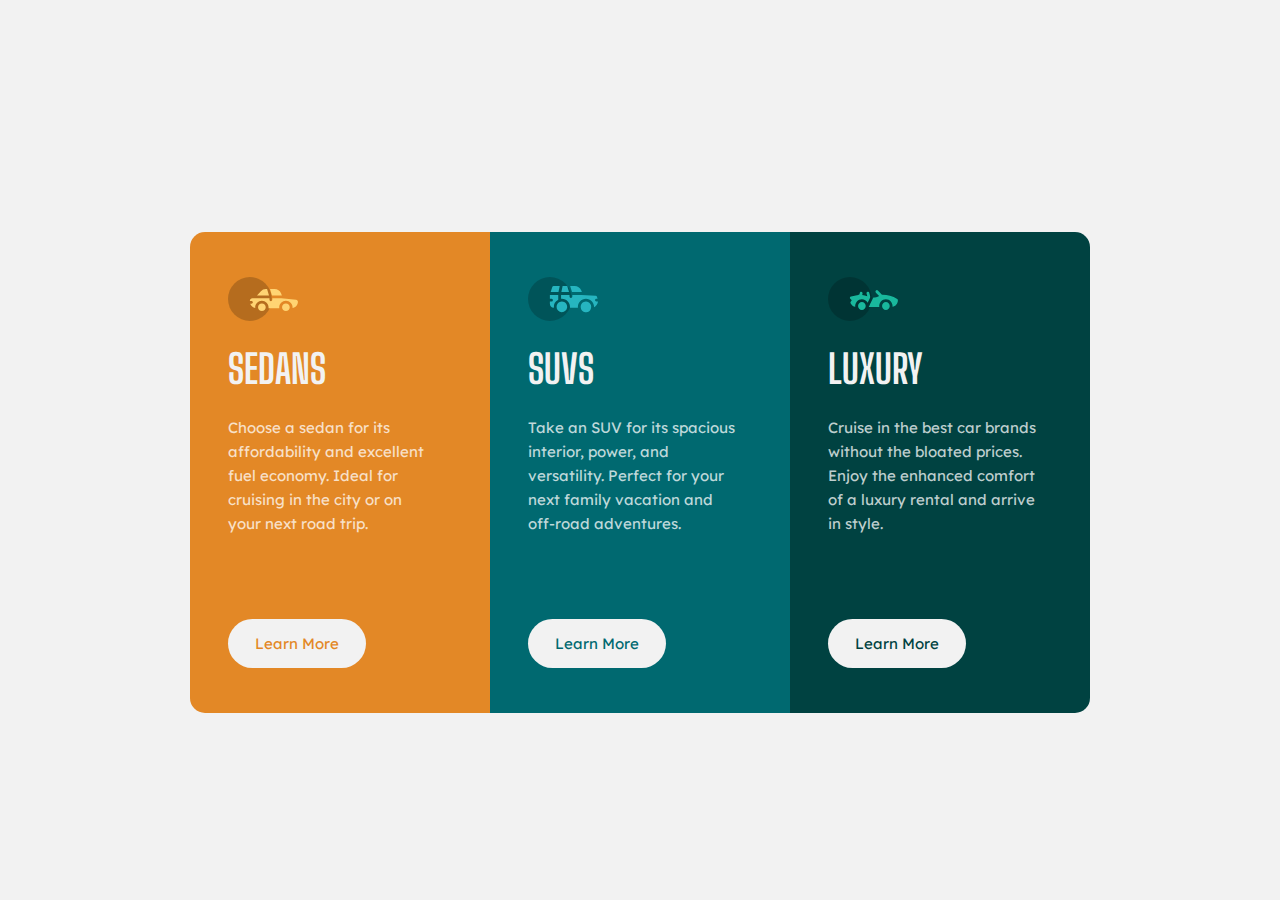
<file: 3-column-preview-card-component-main/index.html>
<!DOCTYPE html>
<html lang="en">

<head>
  <meta charset="UTF-8">
  <meta name="viewport" content="width=device-width, initial-scale=1.0">
  <link rel="icon" type="image/png" sizes="32x32" href="./images/favicon-32x32.png">
  <link rel="stylesheet" href="style.css">

  <title>Frontend Mentor | 3-column preview card component</title>
</head>

<body>
  <div class="container">
    <!-- start of the card -->
    <div class="card">
      <!-- start of card one, referring to the sedan model -->
      <section class="card__section card__section1">
        <img class="icon__car" src="images/icon-sedans.svg" alt="icon of a car sedan">
        <h2 class="title">SEDANS</h2>
        <p class="text">Choose a sedan for its affordability and excellent fuel economy. Ideal for cruising in the city
          or on your next road trip.</p>
        <a class="button button1" href="#">Learn More</a>
      </section>
      <!-- end of card one, referring to the sedan model -->
      <!-- start of card two, referring to the suv model -->
      <section class="card__section card__section2">
        <img class="icon__car" src="images/icon-suvs.svg" alt="icon of a car suv">
        <h2 class="title">SUVS</h2>
        <p class="text">Take an SUV for its spacious interior, power, and versatility. Perfect for your next family vacation
          and off-road adventures.</p>
        <a class="button button2" href="#">Learn More</a>
      </section>
      <!-- end of card tow, referring to the suv model -->
      <!-- start of card three, referring to the luxury model -->
      <section class="card__section card__section3">
        <img class="icon__car" src="images/icon-luxury.svg" alt="icon of a car luxury">
        <h2 class="title">LUXURY</h2>
        <p class="text">Cruise in the best car brands without the bloated prices. Enjoy the enhanced comfort of a luxury
          rental and arrive in style.</p>
        <a class="button button3" href="#">Learn More</a>
      </section>
      <!-- end of card three, referring to the luxury model -->
    </div>
    <!-- end of card -->
  </div>
</body>

</html>
</file>
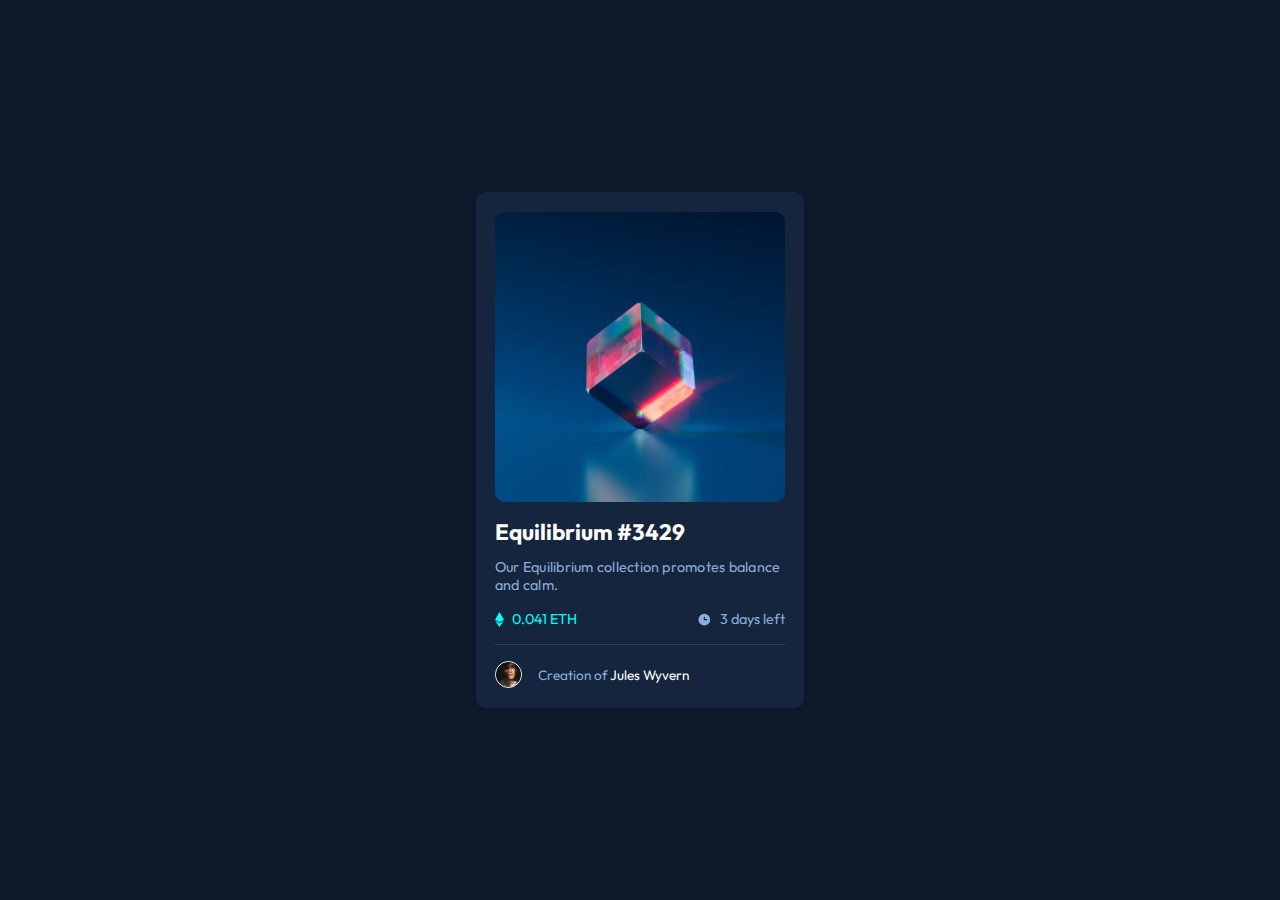
<file: nft-preview-card-component/index.html>
<!DOCTYPE html>
<html lang="en">
<head>
  <meta charset="UTF-8">
  <meta name="viewport" content="width=device-width, initial-scale=1.0">
  <link rel="icon" type="image/png" sizes="32x32" href="./images/favicon-32x32.png">
  <link rel="stylesheet" href="style.css">

  <title>NFT Preview Card Component</title>
</head>
<body>
  <div class="container">
    <div class="card">
      <img class="image__nft" src="images/image-equilibrium.jpg" alt="nft image">
      <h1 class="title">Equilibrium #3429</h1>
      <p class="description">Our Equilibrium collection promotes balance and calm.</p>
      <div class="price__and__time">
        <div class="price">
          <img class="price__image__ethereum" src="images/icon-ethereum.svg" alt="ethereum currency icon">
          <p class="price__value">0.041 ETH</p>
        </div>
        <div class="time">
          <img class="time__image__clock" src="images/icon-clock.svg" alt="icon of a watch">
          <p class="time__text__clock">3 days left</p>
        </div>
      </div>
      <hr class="line">
      <div class="user">
        <img class="user__image" src="images/image-avatar.png" alt="user avatar">
        <p class="user__text">Creation of</p>
        <p class="user__text__bold">Jules Wyvern</p>
      </div>
    </div>
  </div>
</body>
</html>
</file>
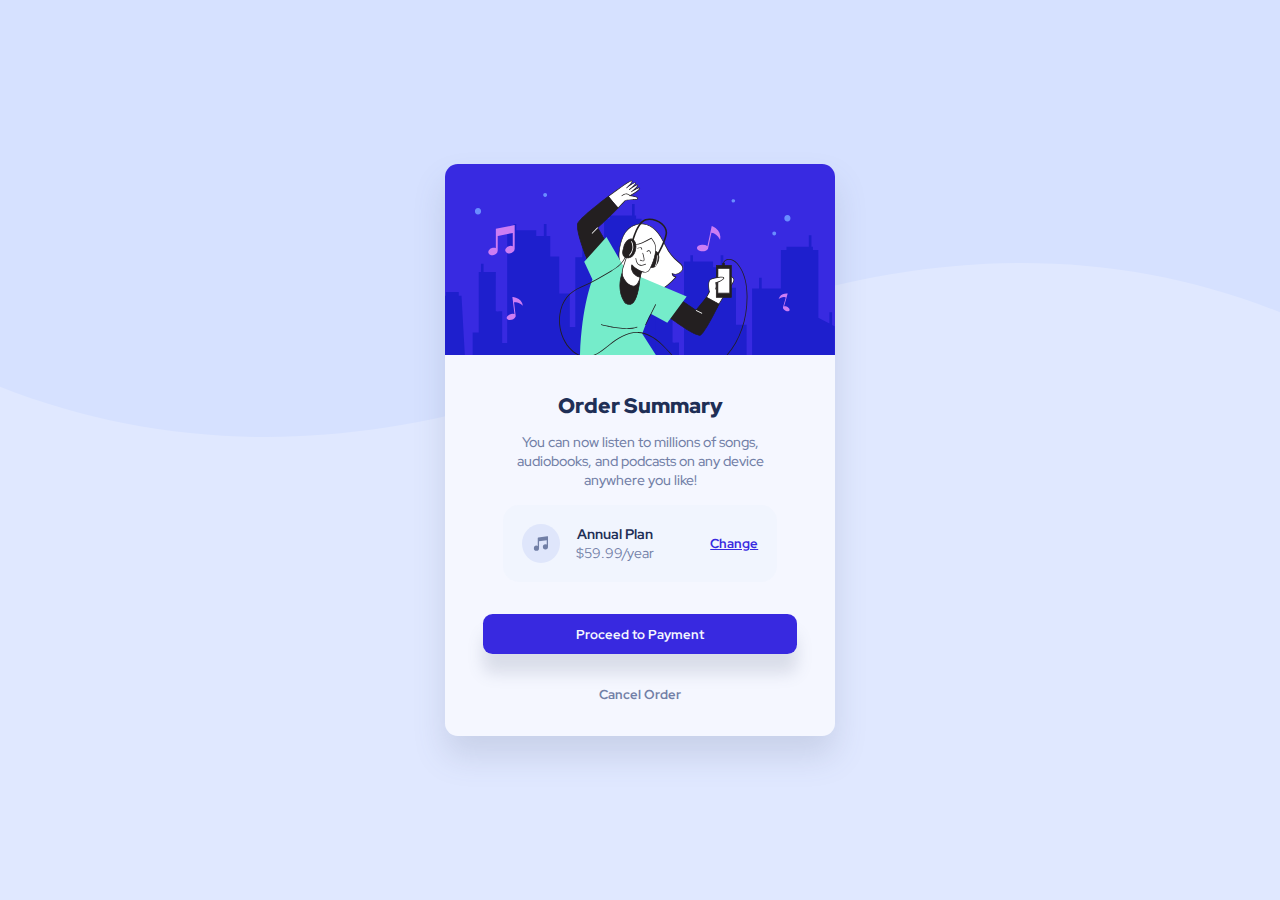
<file: order-summary-component/index.html>
<!DOCTYPE html>
<html lang="en">

<head>
  <meta charset="UTF-8">
  <meta name="viewport" content="width=device-width, initial-scale=1.0">
  <link rel="icon" type="image/png" sizes="32x32" href="./images/favicon-32x32.png">
  <link rel="stylesheet" href="style.css">

  <title>Order Summary Card</title>
</head>

<body>
  <div class="container">
    <div class="card">
      <img class="image__hero" src="images/illustration-hero.svg" alt="">
      <section class="text">
        <h1 class="title">Order Summary</h1>
        <p class="description">You can now listen to millions of songs, audiobooks, and podcasts on any device anywhere
          you like!</p>
        <div class="plan">
          <div class="plan__icon__and__informations">
            <img class="plan__icon" src="images/icon-music.svg" alt="">
            <div class="plan__informations">
              <p class="plan__title">Annual Plan</p>
              <p class="plan__price">$59.99/year</p>
            </div>
          </div>
          <a class="plan__change" href="#">Change</a>
        </div>
        <a class="button__payment" href="#">Proceed to Payment</a>
        <a class="button__cancel" href="#">Cancel Order</a>
      </section>
    </div>
  </div>
</body>

</html>
</file>
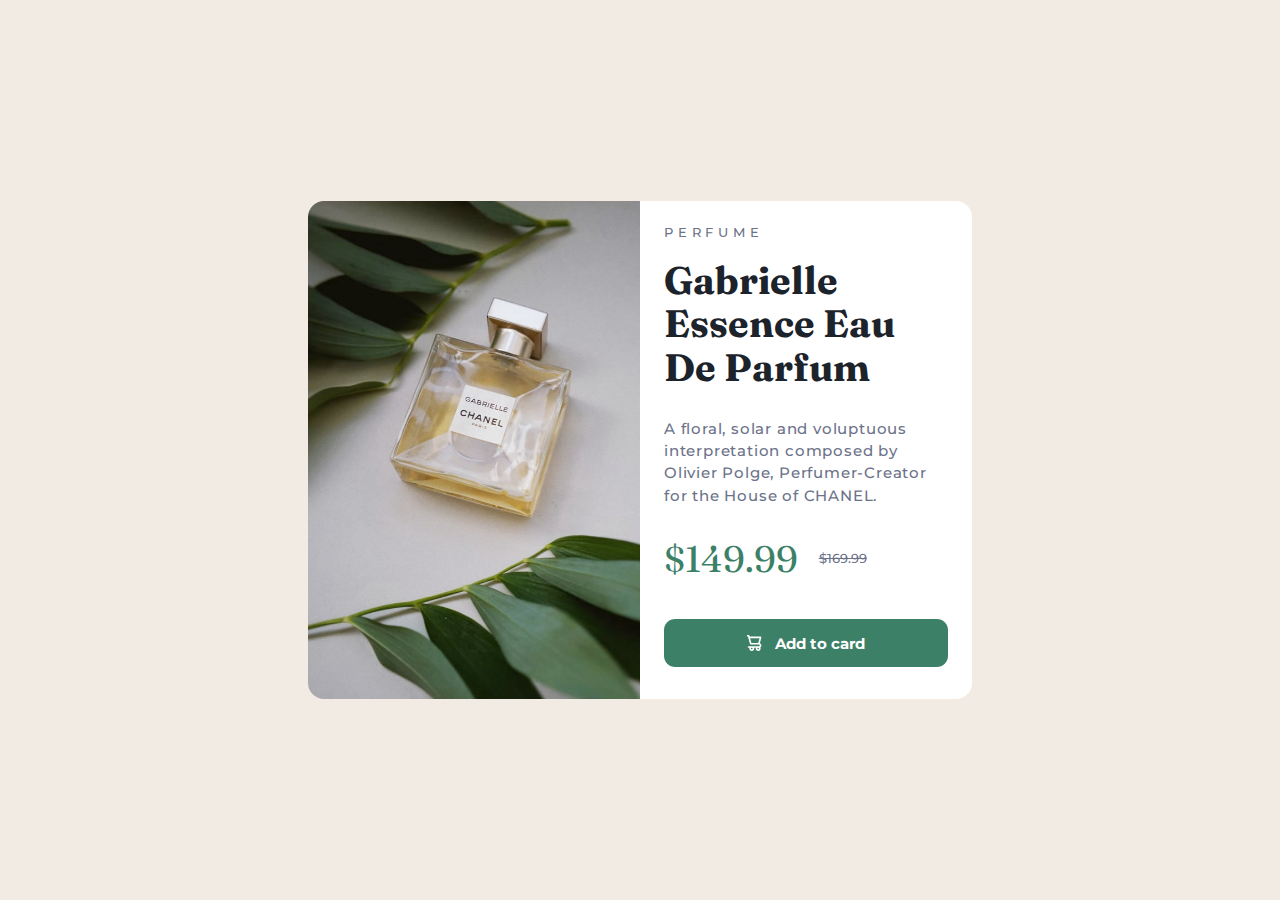
<file: product-preview-card-component/index.html>
<!DOCTYPE html>
<html lang="en">
<head>
  <meta charset="UTF-8">
  <meta http-equiv="X-UA-Compatible" content="IE=edge">
  <meta name="viewport" content="width=device-width, initial-scale=1.0">
  <link rel="icon" type="image/png" sizes="32x32" href="images/favicon-32x32.png">
  <link rel="stylesheet" href="style.css">

  <title>Product Preview Card Component</title>
</head>
<body>
  <div class="container">
    <div class="card">
      <picture class="image">
        <source media="(max-width: 767px)" srcset="images/image-product-mobile.jpg">
        <img class="image__product" src="images/image-product-desktop.jpg" alt="image of a perfume">
      </picture>
      <section class="product">
        <h3 class="product__subtitle">PERFUME</h3>
        <h1 class="product__title">Gabrielle Essence Eau De Parfum</h1>
        <p class="product__description">A floral, solar and voluptuous interpretation composed by Olivier Polge, 
          Perfumer-Creator for the House of CHANEL.</p>
        <div class="product__price">
          <p class="product__price__current">$149.99</p>
          <p class="product__price__old">$169.99</p>
        </div>
        <a class="button__buy" href="#"><img class="icone__carrinho" src="images/icon-cart.svg" alt="grocery cart icon">Add to card</a>
      </section>
    </div>
  </div>
</body>
</html>
</file>
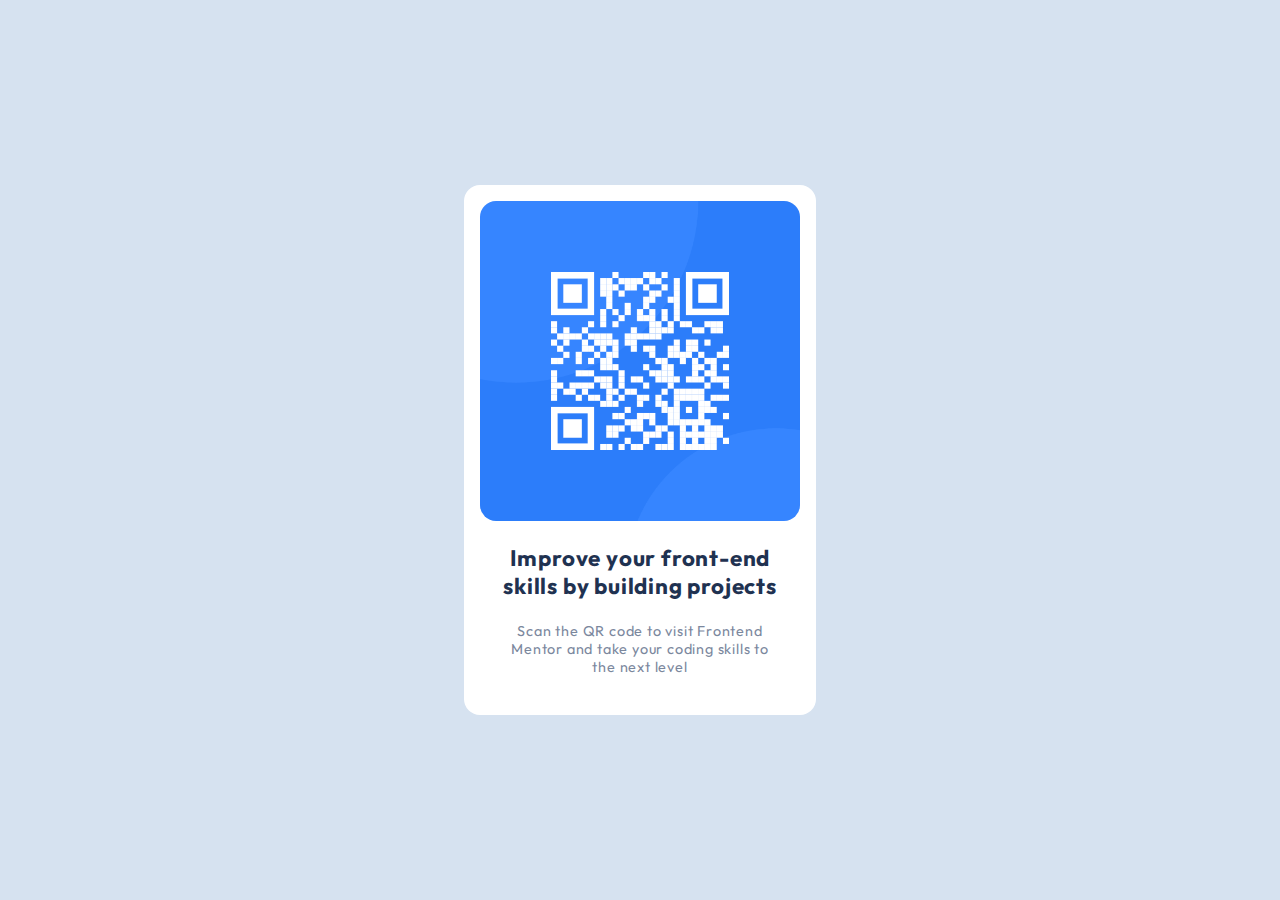
<file: qr-code-component/index.html>
<!DOCTYPE html>
<html lang="en">
<head>
  <meta charset="UTF-8">
  <meta name="viewport" content="width=device-width, initial-scale=1.0">
  <link rel="icon" type="image/png" sizes="32x32" href="./images/favicon-32x32.png">
  <link rel="stylesheet" href="style.css">

  <title>QR Code Component</title>
</head>
<body>
  <div class="container">
    <div class="card">
      <img class="image" src="images/image-qr-code.png" alt="qr code">
      <div class="text">
        <h1 class="title">Improve your front-end skills by building projects</h1>
        <p class="explanation">Scan the QR code to visit Frontend Mentor and take your coding skills to the next level</p>
      </div>
    </div>
  </div>
</body>
</html>
</file>
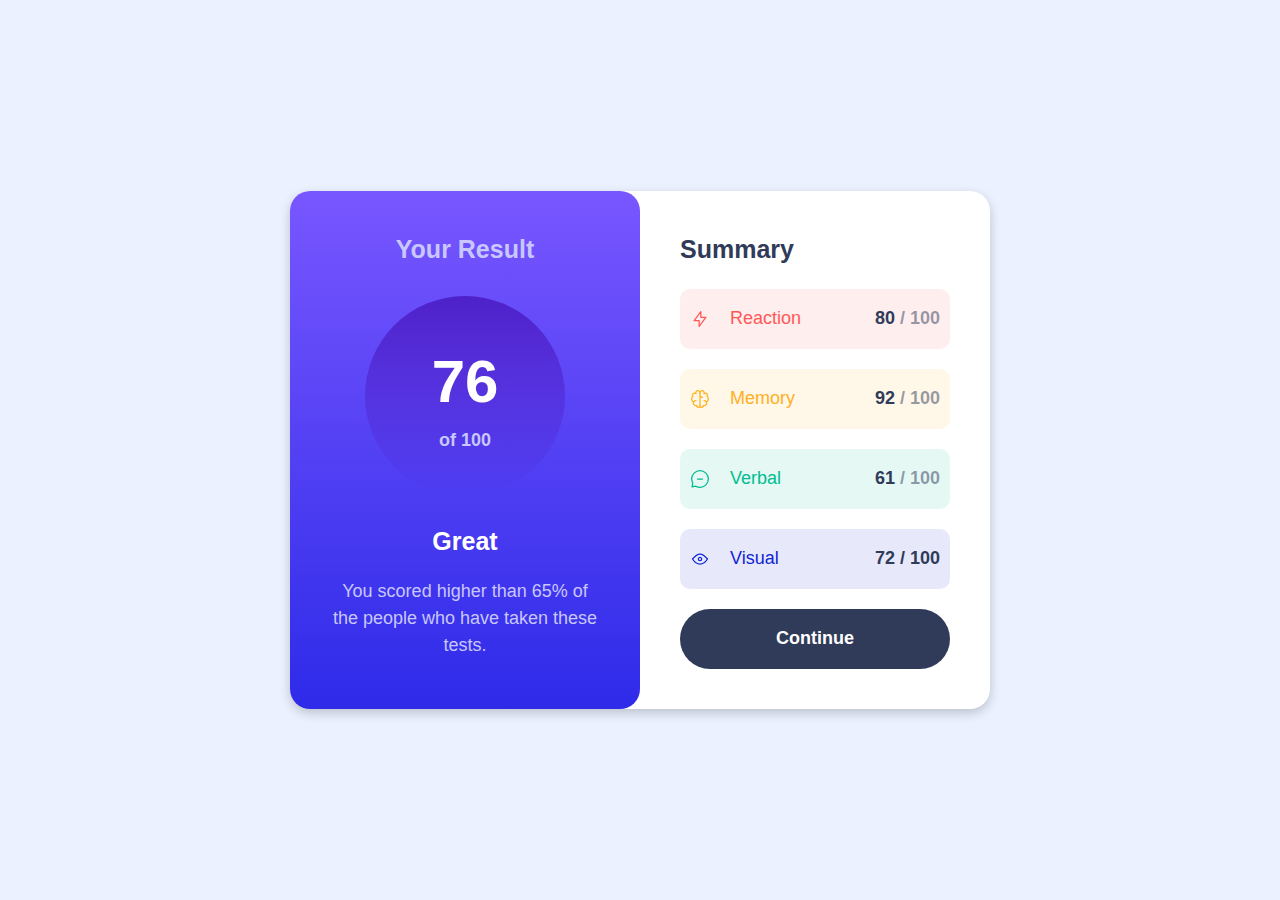
<file: results-summary-component/index.html>
<!DOCTYPE html>
<html lang="en">
<head>
    <meta charset="UTF-8">
    <meta http-equiv="X-UA-Compatible" content="IE=edge">
    <meta name="viewport" content="width=device-width, initial-scale=1.0">
    <link rel="stylesheet" href="style.css">

    <title>Results Summary Component</title>
</head>
<body>
    <div class="container">
        <!--card-->
        <div class="card">
            <!--result-->
            <section class="result">
                <h2 class="result__title">Your Result</h2>
                <div class="score">
                    <h1 class="score__number">76<span class="score__over100"> of 100</span></h1>
                </div>
                <h3 class="result__subtitle">Great</h3>
                <p class="result__text">You scored higher than 65% of the people who have taken these tests.</p>
            </section>
            <!--end of result-->
            <!--summary-->
            <section class="summary">
                <h2 class="summary__title">Summary</h2>
                <div class="summary__card summary__card--red">
                    <div class="topic">
                        <img class="summary__icon" src="assets/images/icon-reaction.svg" alt="reaction image">
                        <h3 class="summary__heading--red">Reaction</h3>
                    </div>
                    <p class="summary__score">80 <span class="summary__over100">/ 100</span></p>
                </div>
                <div class="summary__card summary__card--yellow">
                    <div class="topic">
                        <img class="summary__icon" src="assets/images/icon-memory.svg" alt="memory image">
                        <h3 class="summary__heading--yellow">Memory</h3>
                    </div>
                    <p class="summary__score">92 <span class="summary__over100">/ 100</span></p>
                </div>
                <div class="summary__card summary__card--green">
                    <div class="topic">
                        <img class="summary__icon" src="assets/images/icon-verbal.svg" alt="verbal image">
                        <h3 class="summary__heading--green">Verbal</h3>
                    </div>
                    <p class="summary__score">61 <span class="summary__over100">/ 100</span></p>
                </div>
                <div class="summary__card summary__card--blue">
                    <div class="topic">
                        <img class="summary__icon" src="assets/images/icon-visual.svg" alt="visual image">
                        <h3 class="summary__heading--blue">Visual</h3>
                    </div>
                    <p class="summary__score">72 <span class="summary_over100">/ 100</span></p>
                </div>
                <a class="summary__button" href="#">Continue</a>
            </section>
            <!--end of summary-->
        </div>
        <!--end of card-->
    </div>
</body>
</html>
</file>
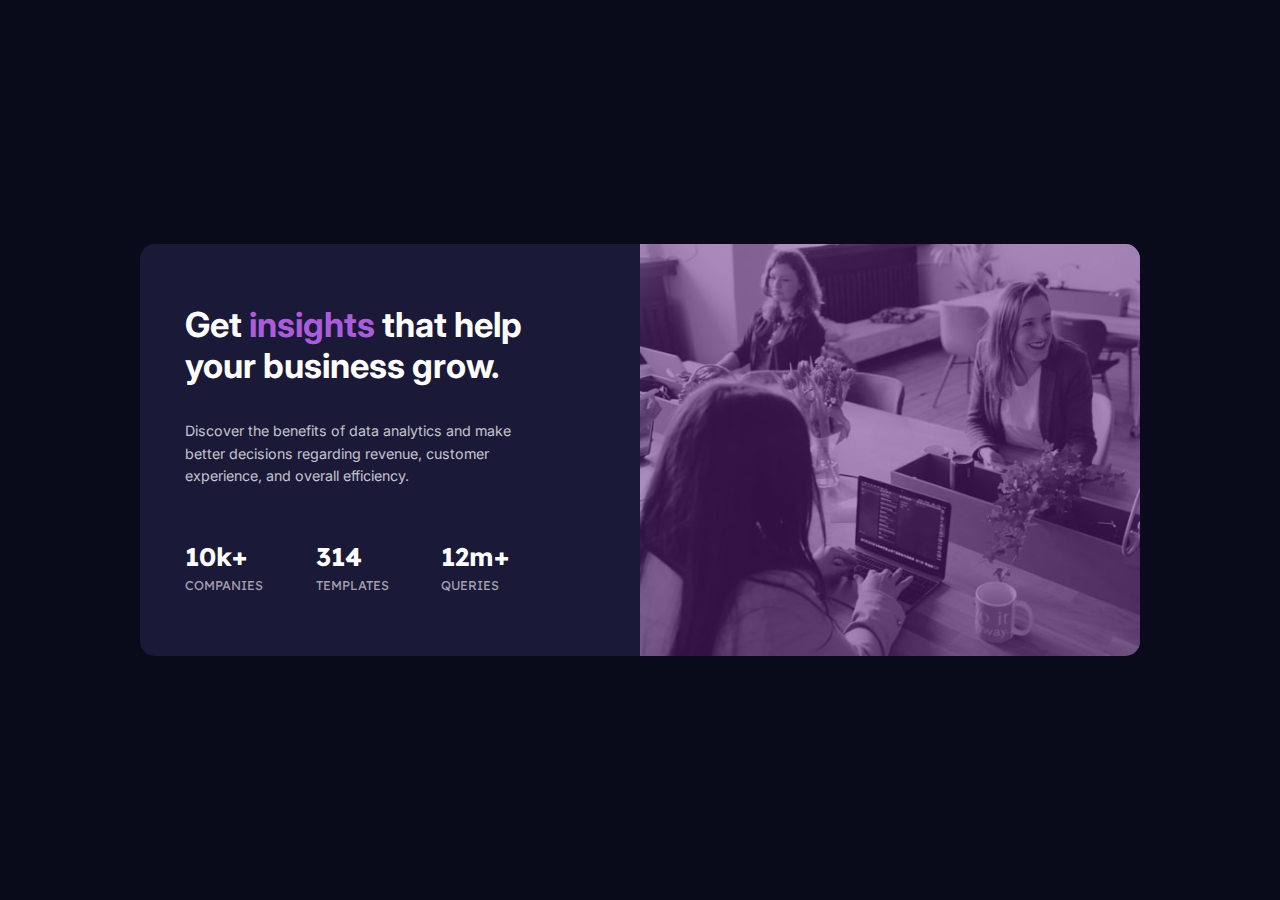
<file: stats-preview-card-component/index.html>
<!DOCTYPE html>
<html lang="en">

<head>
  <meta charset="UTF-8">
  <meta name="viewport" content="width=device-width, initial-scale=1.0">
  <link rel="icon" type="image/png" sizes="32x32" href="./images/favicon-32x32.png">
  <link rel="stylesheet" href="style.css">

  <title>Stats Preview Card Component</title>
</head>

<body>
  <div class="container">
    <div class="card">
      <section class="section1">
        <h1 class="title">Get <b class="insights">insights</b> that help your business grow.</h1>
        <p class="description">Discover the benefits of data analytics and make better decisions regarding revenue,
          customer
          experience, and overall efficiency.</p>
        <div class="informations">
          <div class="information__unique">
            <h2 class="information__unique__number">10k+</h2>
            <p class="information__unique__text">COMPANIES</p>
          </div>
          <div class="information__unique">
            <h2 class="information__unique__number">314</h2>
            <p class="information__unique__text">TEMPLATES</p>
          </div>
          <div class="information__unique">
            <h2 class="information__unique__number">12m+</h2>
            <p class="information__unique__text">QUERIES</p>
          </div>
        </div>
      </section>
      <div class="image__work">
        <div class="image__color__above"></div>
        <picture class="image">
          <source media="(max-width: 1000px)" srcset="images/image-header-mobile.jpg">
          <img class="image__archive" src="images/image-header-desktop.jpg" alt="">
        </picture>
      </div>
    </div>
  </div>
</body>

</html>
</file>
<file: 3-column-preview-card-component-main/style.css>
@import url("https://fonts.googleapis.com/css2?family=Big+Shoulders+Display:wght@700&family=Lexend+Deca&display=swap");

:root {
  /* font */
  --Font: "Big Shoulders Display", cursive;
  --Font2: "Lexend Deca", sans-serif;

  /* widths */
  --Mobile: 375px;
  --Desktop: 1440px;

  /* primary colors */
  --BrightOrange: hsl(31, 77%, 52%);
  --DarkCyan: hsl(184, 100%, 22%);
  --VeryDarkCyan: hsl(179, 100%, 13%);

  /* neutral colors */
  --TransparentWhite/*(paragraphs)*/: hsla(0, 0%, 100%, 0.75);
  --VeryLightGray/*(background, headings, buttons)*/: hsl(0, 0%, 95%);
}

* {
  padding: 0;
  margin: 0;
  font-size: 15px;
  font-family: var(--Font2);
  color: var(--VeryLightGray);
}

.container {
  height: 100vh;
  background-color: var(--VeryLightGray);
  display: flex;
  align-items: center;
  justify-content: center;
}

.card {
  display: flex;
  flex-direction: row;
  margin-top: 3rem;
}

.card__section {
  max-width: 300px;
  display: flex;
  flex-direction: column;
  box-sizing: border-box;
  padding: 3rem 3.5em 3rem 2.5rem;
}

.card__section1 {
  background-color: var(--BrightOrange);
  border-radius: 1rem 0rem 0rem 1rem;
}

.card__section2 {
  background-color: var(--DarkCyan);
}

.card__section3 {
  background-color: var(--VeryDarkCyan);
  border-radius: 0rem 1rem 1rem 0rem;
}

.icon__car {
  max-width: 4.7rem;
  margin-bottom: 1.6rem;
}

.title {
  font-family: var(--Font);
  font-size: 2.65rem;
  margin-bottom: 1.6rem;
}

.text {
  color: var(--TransparentWhite);
  line-height: 1.6rem;
  margin-bottom: 5.5rem;
}

.button {
  height: max-content;
  width: max-content;
  text-decoration: none;
  background-color: var(--VeryLightGray);
  padding: 1rem 1.8rem;
  border-radius: 3rem;
}

.button:hover {
  background-color: hsl(0, 0%, 87%);
}

.button1 {
  color: var(--BrightOrange);
}

.button2 {
  color: var(--DarkCyan);
}

.button3 {
  color: var(--VeryDarkCyan);
}

@media screen and (max-width: 905px) {
  .container {
    height: auto;
    align-items: normal;
  }

  .card {
    flex-direction: column;
    margin-top: 6rem;
    margin-bottom: 6rem;
  }

  .card__section {
    max-width: 320px;
    padding: 3rem 2.5em 3rem 3rem;
  }

  .card__section1 {
    border-radius: 1rem 1rem 0rem 0rem;
  }

  .card__section3 {
    border-radius: 0rem 0rem 1rem 1rem;
  }

  .icon__car {
    max-width: 4.5rem;
  }

  .title {
    margin-bottom: 1.8rem;
  }

  .text {
    margin-bottom: 1.7rem;
  }
}
</file>
<file: nft-preview-card-component/style.css>
@import url('https://fonts.googleapis.com/css2?family=Outfit:wght@300;400;600&display=swap');

:root {
    /* font */
    --Font: 'Outfit', sans-serif;

    /* widths */
    --Mobile: 375px;
    --Desktop: 1440px;

    /* primary colors */
    --SoftBlue: hsl(215, 51%, 70%);
    --Cyan: hsl(178, 100%, 50%);

    /* neutral colors */
    --VeryDarkBlue /* (main BG) */ : hsl(217, 54%, 11%);
    --VeryDarkBlue2 /* (card BG) */ : hsl(216, 50%, 16%);
    --VeryDarkBlue3 /* (line) */ : hsl(215, 32%, 27%);
    --White: hsl(0, 0%, 100%);
}

*{
    padding: 0;
    margin: 0;
}

.container{
    height: 100vh;
    background-color: var(--VeryDarkBlue);
    display: flex;
    justify-content: center;
    align-items: center;
    font-family: var(--Font);
    color: var(--SoftBlue);
}

.card{
    max-width: 290px;
    height: auto;
    background-color: var(--VeryDarkBlue2);
    display: flex;
    flex-direction: column;
    padding: 1.2rem;
    border-radius: 0.6rem;
}

.image__nft{
    max-width: 290px;
    border-radius: 0.6rem;
    margin-bottom: 1rem;
}

.title{
    color: var(--White);
    font-size: 1.4rem;
    margin-bottom: 0.8rem;
}

.description{
    font-size: 0.9rem;
    letter-spacing: 0.015rem;
    margin-bottom: 1rem;
}

.price__and__time{
    display: flex;
    flex-direction: row;
    justify-content: space-between;
}

.price{
    display: flex;
    flex-direction: row;
    align-items: center;
}

.price__image__ethereum{
    height: 15px;
    width: auto;
    margin-right: 0.5rem;
}

.price__value{
    color: var(--Cyan);
    font-size: 0.90rem;
}

.time{
    display: flex;
    flex-direction: row;
    align-items: center;
}

.time__image__clock{
    height: 15px;
    width: auto;
    margin-right: 0.5rem;
}

.time__text__clock{
    font-size: 0.90rem;
}

.line{
    border: none;
    border-top: 1px solid var(--VeryDarkBlue3);
    margin: 1rem 0;
}

.user{
    display: flex;
    flex-direction: row;
    align-items: center;
}

.user__image{
    max-width: 25px;
    border: 1px solid var(--White);
    border-radius: 100%;
    margin-right: 1rem;
}

.user__text{
    font-size: 0.85rem;
    margin-right: 0.2rem;
}

.user__text__bold{
    color: var(--White);
    font-size: 0.85rem;
}
</file>
<file: order-summary-component/style.css>
@import url("https://fonts.googleapis.com/css2?family=Red+Hat+Display:wght@500;700;900&display=swap");

:root {
  /* font */
  --Font: "Red Hat Display", sans-serif;

  /* widths */
  --Mobile: 375px;
  --Desktop: 1440px;

  /* primary colors */
  --PaleBlue: hsl(225, 100%, 94%);
  --PaleBlue2: hsla(223, 84%, 95%, 0.26);
  --BrightBlue: hsl(245, 75%, 52%);

  /* neutral colors */
  --VeryPaleBlue: hsl(225, 100%, 98%);
  --DesaturatedBlue: hsl(224, 23%, 55%);
  --DesaturatedBlue2: hsl(224, 19%, 43%);
  --DesaturatedBlue3: hsla(224, 19%, 43%, 0.171);
  --DarkBlue: hsl(223, 47%, 23%);
}

* {
  padding: 0;
  margin: 0;
  font-size: 16px;
}

.container {
  height: 100vh;
  background-color: var(--PaleBlue);
  background-image: url(images/pattern-background-desktop.svg);
  background-position: top;
  background-repeat: no-repeat;
  display: flex;
  align-items: center;
  justify-content: center;
  font-family: var(--Font);
}

.card {
  max-width: 390px;
  background-color: var(--VeryPaleBlue);
  color: var(--DesaturatedBlue);
  border-radius: 0.8rem;
  display: flex;
  flex-direction: column;
  text-align: center;
  box-shadow: 0rem 1.2rem 2rem var(--DesaturatedBlue3);
}

.image__hero {
  max-width: 390px;
  border-radius: 0.8rem 0.8rem 0rem 0rem;
}

.text {
  padding: 2rem 2.4rem 2rem 2.4rem;
}

.title {
  color: var(--DarkBlue);
  font-size: 1.3rem;
  font-weight: 900;
  margin: 0.35rem 0rem 0.8rem 0rem;
}

.description {
  font-size: 0.9rem;
  font-weight: 500;
  margin: 0rem 1.3rem 1rem 1.3rem;
}

.plan {
  display: flex;
  flex-direction: row;
  align-items: center;
  justify-content: space-between;
  padding: 1.2rem;
  margin: 0rem 1.2rem 2.0rem 1.2rem;
  background-color: var(--PaleBlue2);
  border-radius: 1rem;
}

.plan__icon__and__informations {
  display: flex;
  flex-direction: row;
}

.plan__icon {
  width: 2.4rem;
}

.plan__informations {
  margin-left: 1rem;
  display: flex;
  flex-direction: column;
}

.plan__title {
  color: var(--DarkBlue);
  font-size: 0.9rem;
  font-weight: 700;
}

.plan__price {
  font-size: 0.9rem;
}

.plan__change {
  color: var(--BrightBlue);
  font-size: 0.8rem;
  font-weight: 700;
}

.plan__change:hover {
  color: var(--DarkBlue);
}

.button__payment {
  font-size: 0.8rem;
  font-weight: 700;
  margin: 0rem 0rem 1.8rem 0rem;
  display: flex;
  align-items: center;
  justify-content: center;
  height: 2.53rem;
  text-decoration: none;
  color: var(--VeryPaleBlue);
  background-color: var(--BrightBlue);
  border-radius: 0.6rem;
  cursor: pointer;
  box-shadow: 0rem 1.2rem 1rem var(--DesaturatedBlue3);
}

.button__payment:hover {
  background-color: var(--DarkBlue);
}

.button__cancel {
  color: var(--DesaturatedBlue);
  text-decoration: none;
  font-size: 0.8rem;
  font-weight: 700;
}

.button__cancel:hover {
  color: var(--DesaturatedBlue2);
}

@media screen and (max-width: 480px) {
  .card {
    width: 340px;
  }

  .description{
    margin: 0rem 0.5rem 1rem 0.5rem;
  }
}
</file>
<file: product-preview-card-component/style.css>
@import url('https://fonts.googleapis.com/css2?family=Fraunces:wght@700&family=Montserrat:wght@500;700&display=swap');

:root {
    /* font */
    --Font: 'Montserrat', sans-serif;
    --Font2: 'Fraunces', sans-serif;

    /* widths */
    --Mobile: 375px;
    --Desktop: 1440px;

    /* primary colors */
    --DarkCyan: hsl(158, 36%, 37%);
    --DarkCyan2: hsl(158, 35%, 26%);
    --Cream: hsl(30, 38%, 92%);

    /* neutral colors */
    --VeryDarkBlue: hsl(212, 21%, 14%);
    --DarkGrayishBlue: hsl(228, 12%, 48%);
    --White: hsl(0, 0%, 100%);
}

*{
    padding: 0;
    margin: 0;
}

.container{
    height: 100vh;
    background-color: var(--Cream);
    display: flex;
    align-items: center;
    justify-content: center;
}

.card{
    background-color: var(--White);
    max-width: 332px;
    display: flex;
    flex-direction: column;
    border-radius: 1rem;
}

.image__product, .product{
    display: flex;
    flex-direction: column;
}

.image__product{
    max-width: 332px;
    border-radius: 1rem 1rem 0rem 0rem;
}

.product{
    padding: 1.5rem;
}

.product__subtitle{
    font-family: var(--Font);
    color: var(--DarkGrayishBlue);
    font-weight: 500;
    font-size: 0.7rem;
    margin-bottom: 0.8rem;
    letter-spacing: 0.3rem;
}

.product__title{
    font-family: var(--Font2);
    color: var(--VeryDarkBlue);
    font-size: 1.9rem;
    line-height: 2.1rem;
    margin-bottom: 1rem;
}

.product__description{
    font-family: var(--Font);
    color: var(--DarkGrayishBlue);
    font-weight: 500;
    font-size: 0.8rem;
    line-height: 1.3rem;
    margin-bottom: 1rem;
    letter-spacing: 0.02rem;
}

.product__price{
    display: flex;
    flex-direction: row;
    align-items: center;
    margin-bottom: 1rem;
}

.product__price__current{
    font-family: var(--Font2);
    color: var(--DarkCyan);
    font-size: 1.9rem;
}

.product__price__old{
    font-family: var(--Font);
    color: var(--DarkGrayishBlue);
    font-weight: 500;
    text-decoration: line-through;
    font-size: 0.8rem;
    padding-left: 1rem;
}

.button__buy{
    font-family: var(--Font);
    color: var(--White);
    font-weight: 700;
    font-size: 0.85rem;
    background-color: var(--DarkCyan);
    display: flex;
    align-items: center;
    justify-content: center;
    text-decoration: none;
    border-radius: 0.7rem;
    height: 3rem;
    cursor: pointer; 
    border: none;
}

.button__buy:hover{
    background-color: var(--DarkCyan2);
}

.icone__carrinho{
    margin-right: 0.5rem;
}

@media screen and (min-width: 768px) {
    .card{
        display: flex;
        flex-direction: row;
        max-width: 664px;
    }

    .image__product{
        border-radius: 1rem 0rem 0rem 1rem;
    }

    .product__subtitle{
        font-size: 0.8rem;
        margin-bottom: 1.2rem;
    }
    
    .product__title{
        font-size: 2.4rem;
        line-height: 2.7rem;
        margin-bottom: 1.8rem;
    }
    
    .product__description{
        font-size: 0.91rem;
        line-height: 1.4rem;
        letter-spacing: 0.05rem;
        margin-bottom: 1.8rem;
    }

    .product__price{
        margin-bottom: 2.4rem;
    }
    
    .product__price__current{
        font-size: 2.3rem;
    }
    
    .product__price__old{
        font-size: 0.8rem;
        padding-left: 1.3rem;
    }

    .button__buy{
        font-size: 0.95rem;
    }

    .icone__carrinho{
        margin-right: 0.8rem;
    }
}
</file>
<file: qr-code-component/style.css>
@import url('https://fonts.googleapis.com/css2?family=Outfit:wght@400;700&display=swap');

:root {
    /* font */
    --Font: 'Outfit', sans-serif;

    /* widths */
    --Mobile: 375px;
    --Desktop: 1440px;

    /* colors */
    --White: hsl(0, 0%, 100%);
    --LightGray: hsl(212, 45%, 89%);
    --GrayishBlue: hsl(220, 15%, 55%);
    --DarkBlue: hsl(218, 44%, 22%);
}

*{
    padding: 0;
    margin: 0;
}

.container{
    height: 100vh;
    background-color: var(--LightGray);
    display: flex;
    align-items: center;
    justify-content: center;
    font-family: var(--Font);
}

.card{
    max-width: 320px;
    background-color: var(--White);
    display: flex;
    flex-direction: column;
    align-items: center;
    text-align: center;
    border-radius: 1rem;
    padding: 1rem;
}

.image{
    max-width: 320px;
    border-radius: 1rem;
    margin-bottom: 1.4rem;
}

.text{
    padding: 0rem 1.2rem 0rem 1.2rem;
}

.title{
    color: var(--DarkBlue);
    font-size: 1.4rem;
    margin-bottom: 1.4rem;
    letter-spacing: 0.05rem;
}

.explanation{
    color: var(--GrayishBlue);
    font-size: 0.9rem;
    margin-bottom: 1.4rem;
    letter-spacing: 0.05rem;
}
</file>
<file: results-summary-component/style.css>
:root {
    /* font */
    --Font: 'Hanken Grotesk', sans-serif;

    /* widths */
    --Mobile: 375px;
    --Desktop: 1440px;

    /* primary colors */
    --LightRed: hsl(0, 100%, 67%);
    --OrangeyYellow: hsl(39, 100%, 56%);
    --GreenTeal: hsl(166, 100%, 37%);
    --CobaltBlue: hsl(234, 85%, 45%);

    /* neutral colors */
    --White: hsl(0, 0%, 100%);
    --PaleBlue: hsl(221, 100%, 96%);
    --LightLavender: hsl(241, 100%, 89%);
    --DarkGrayBlue: hsl(224, 30%, 27%);

    /* gradients */
    --LightSlateBlue: hsl(252, 100%, 67%); /* background Result */
    --LightRoyalBlue: hsl(241, 81%, 54%); 
    --VioletBlue: hsla(256, 72%, 46%, 1);
    --PersianBlue: hsla(241, 72%, 46%, 0);
}

html{
    box-sizing: border-box;
    font-size: 62.5%;
}

*{
    padding: 0;
    margin: 0;
}

*, *:before, *:after {
    box-sizing: inherit;
}

body{
    font-family: var(--Font);
    font-size: 1.8rem;
}

.container{
    min-height: 100vh;
    height: 100vh;
    background-color: var(--PaleBlue);
    display: flex;
    align-items: center;
    justify-content: center;
}

.card{
    background-color: var(--White);
    max-width: 700px;
    height: auto;
    display: flex;
    flex-direction: column;
}

.result, .summary{
    display: flex;
    justify-content: space-between;
    flex-direction: column;
    padding: 4rem;
}

.result{
    align-items: center;
    border-radius: 0 0 4rem 4rem;
    background: linear-gradient(to bottom, var(--LightSlateBlue), var(--LightRoyalBlue));
}

.result__title{
    color: var(--LightLavender);
    font-size: 1.8rem;
}

.result__subtitle, .result__text{
    text-align: center;
}

.result__subtitle{
    color: var(--White);
    font-size: 2rem;
}

.result__text{
    color: var(--LightLavender);
    margin-bottom: 2rem;
}

.score{
    width: 20rem;
    height: 20rem;
    border-radius: 50%;
    background: linear-gradient(to bottom, var(--VioletBlue), var(--PersianBlue));
    display: flex;
    justify-content: center;
    align-items: center;
}

.score__number{
    text-align: center;
    font-size: 6rem;
    color: var(--White);
}

.score__over100{
    font-size: 1.8rem;
    display: block;
    color: var(--LightLavender);
}

.summary__title{
    font-size: 1.8rem;
    color: var(--DarkGrayBlue);
}

.summary__card{
    padding: 1rem;
    height: 6rem;
    display: flex;
    justify-content: space-between;
    align-items: center;
    border-radius: 1rem;
}

.summary__card--red{
    background-color: hsla(0, 100%, 67%, .1);
}
.summary__card--yellow{
    background-color: hsla(39, 100%, 56%, .1);
}
.summary__card--green{
    background-color: hsla(166, 100%, 37%, .1);
}
.summary__card--blue{
    background-color: hsla(234, 85%, 45%, .1);
}

.summary__heading--red, 
.summary__heading--yellow,
.summary__heading--green,
.summary__heading--blue{
    font-size: 1.8rem;
    font-weight: 500;
}

.summary__heading--red{
    color: var(--LightRed);
}

.summary__heading--yellow{
    color: var(--OrangeyYellow);
}

.summary__heading--green{
    color: var(--GreenTeal);
}

.summary__heading--blue{
    color: var(--CobaltBlue);
}

.summary__score{
    font-weight: 700;
    color: var(--DarkGrayBlue);
}

.summary__over100{
    color: hsla(224, 30%, 27%,.5);
}

.topic{
    display: flex;
    align-items: center;
    gap: 2rem;
}

.summary__button {
    color: var(--White);
    background-color: var(--DarkGrayBlue);
    text-align: center;
    display: flex;
    align-items: center;
    justify-content: center;
    text-decoration: none;
    height: 6rem;
    border-radius: 4rem;
    font-weight: 700;
    cursor: pointer;
    border: none;
}

.summary__button:hover{
    background: linear-gradient(to bottom, var(--LightSlateBlue), var(--LightRoyalBlue));
}

@media screen and (min-width: 768px) {
    .card{
        width: auto;
        border-radius: 2rem;
        box-shadow: 0px 4px 11px rgba(0, 0, 0, 0.2);
        flex-direction: row;
        justify-content: space-between; 
        line-height: 1.5;
    }

    .result{
        padding-bottom: 5rem;
        justify-content: space-between;
        border-radius: 2rem;
    }

    .result, .summary{
        flex-basis: 50%;
    }

    .summary{
        row-gap: 2rem;
    }

    .result__title{
        font-size: 2.5rem;
    }

    .result__subtitle{
        margin-top: -2rem;
        font-size: 2.5rem;
    }

    .result__text{
        margin-top: -3rem;
        font-size: 1.8rem;
        margin-bottom: 0;
    }

    .summary__title{
        font-size: 2.5rem;
    }
    
    .score{
        margin-top: -2rem;
    }
}
</file>
<file: stats-preview-card-component/style.css>
@import url("https://fonts.googleapis.com/css2?family=Inter:wght@400;700&family=Lexend+Deca&display=swap");

:root {
  /* font */
  --Font: "Inter", sans-serif;
  --Font2: "Lexend Deca", sans-serif;

  /* widths */
  --Mobile: 375px;
  --Desktop: 1440px;

  /* primary colors */
  --VeryDarkBlue/* (main background) */: hsl(233, 47%, 7%);
  --DarkDesaturatedBlue/* (card background) */: hsl(244, 38%, 16%);
  --SoftViolet/* (accent) */: hsl(277, 64%, 61%);
  --SoftViolet2/* (image shadow) */: hsla(277, 60%, 33%, 0.507);

  /* neutral colors */
  --White/* (main heading, stats) */: hsl(0, 0%, 100%);
  --SlightlyTransparentWhite/* (main paragraph) */: hsla(0, 0%, 100%, 0.75);
  --SlightlyTransparentWhite2/* (stat headings) */: hsla(0, 0%, 100%, 0.6);
}

* {
  padding: 0;
  margin: 0;
  font-size: 15px;
  color: var(--White);
}

.container {
  height: 100vh;
  background-color: var(--VeryDarkBlue);
  display: flex;
  align-items: center;
  justify-content: center;
}

.card {
  max-width: 1000px;
  display: flex;
  flex-direction: row;
  background-color: var(--DarkDesaturatedBlue);
  position: relative;
  border-radius: 1rem;
}

.section1 {
  max-width: 500px;
  max-height: 400px;
  display: flex;
  flex-direction: column;
  padding: 4rem 5rem 3rem 3rem;
}

.title {
  font-family: var(--Font);
  font-weight: 700;
  font-size: 2.3rem;
  margin-bottom: 2.3rem;
}

.insights {
  font-family: var(--Font);
  font-weight: 700;
  font-size: 2.3rem;
  color: var(--SoftViolet);
}

.description {
  font-family: var(--Font);
  font-weight: 400;
  font-size: 0.95rem;
  color: var(--SlightlyTransparentWhite);
  line-height: 1.5rem;
  margin-bottom: 3.5rem;
  padding-right: 1rem;
}

.informations {
  display: flex;
  flex-direction: row;
}

.information__unique {
  margin-right: 3.5rem;
}

.information__unique__number {
  font-size: 1.7rem;
  font-family: var(--Font2);
  color: var(--White);
  margin-bottom: 0.3rem;
}

.information__unique__text {
  font-size: 0.85rem;
  font-family: var(--Font2);
  color: var(--SlightlyTransparentWhite2);
}

.image__work {
  display: flex;
}

.image {
  display: flex;
}

.image__color__above {
  position: absolute;
  width: 500px;
  height: 100%;
  z-index: 1;
  background-color: var(--SoftViolet2);
  border-radius: 0rem 1rem 1rem 0rem;
}

.image__archive {
  max-width: 500px;
  height: auto;
  z-index: 0;
  border-radius: 0rem 1rem 1rem 0rem;
}

@media screen and (max-width: 1000px) {

  .card {
    max-width: 300px;
    flex-direction: column-reverse;
  }

  .section1 {
    max-width: 500px;
    max-height: 320px;
    display: flex;
    flex-direction: column;
    align-items: center;
    text-align: center;
    padding: 2rem 1rem 2rem 1rem;
  }

  .title {
    font-size: 1.45rem;
    margin-bottom: 1rem;
    letter-spacing: 0.05rem;
    padding: 0rem 1.2rem 0rem 1.2rem;
  }

  .insights {
    font-size: 1.45rem;
    color: var(--SoftViolet);
  }

  .description {
    font-size: 0.8rem;
    line-height: 1.2rem;
    margin-bottom: 1.2rem;
    padding: 0rem 1.5rem 0rem 1.5rem;
  }

  .informations {
    display: flex;
    flex-direction: column;
  }

  .information__unique {
    margin-right: 0rem;
    margin-bottom: 1rem;
  }

  .information__unique__number {
    font-size: 1rem;
    font-family: var(--Font2);
    color: var(--White);
    margin-bottom: 0.2rem;
  }

  .information__unique__text {
    font-size: 0.7rem;
    font-family: var(--Font2);
    color: var(--SlightlyTransparentWhite2);
  }

  .image__work {
    display: flex;
  }

  .image {
    display: flex;
  }

  .image__color__above {
    position: absolute;
    width: 300px;
    height: 220.17px;
    z-index: 1;
    background-color: var(--SoftViolet2);
    border-radius: 1rem 1rem 0rem 0rem;
  }

  .image__archive {
    max-width: 300px;
    height: auto;
    z-index: 0;
    border-radius: 1rem 1rem 0rem 0rem;
  }
}
</file>
